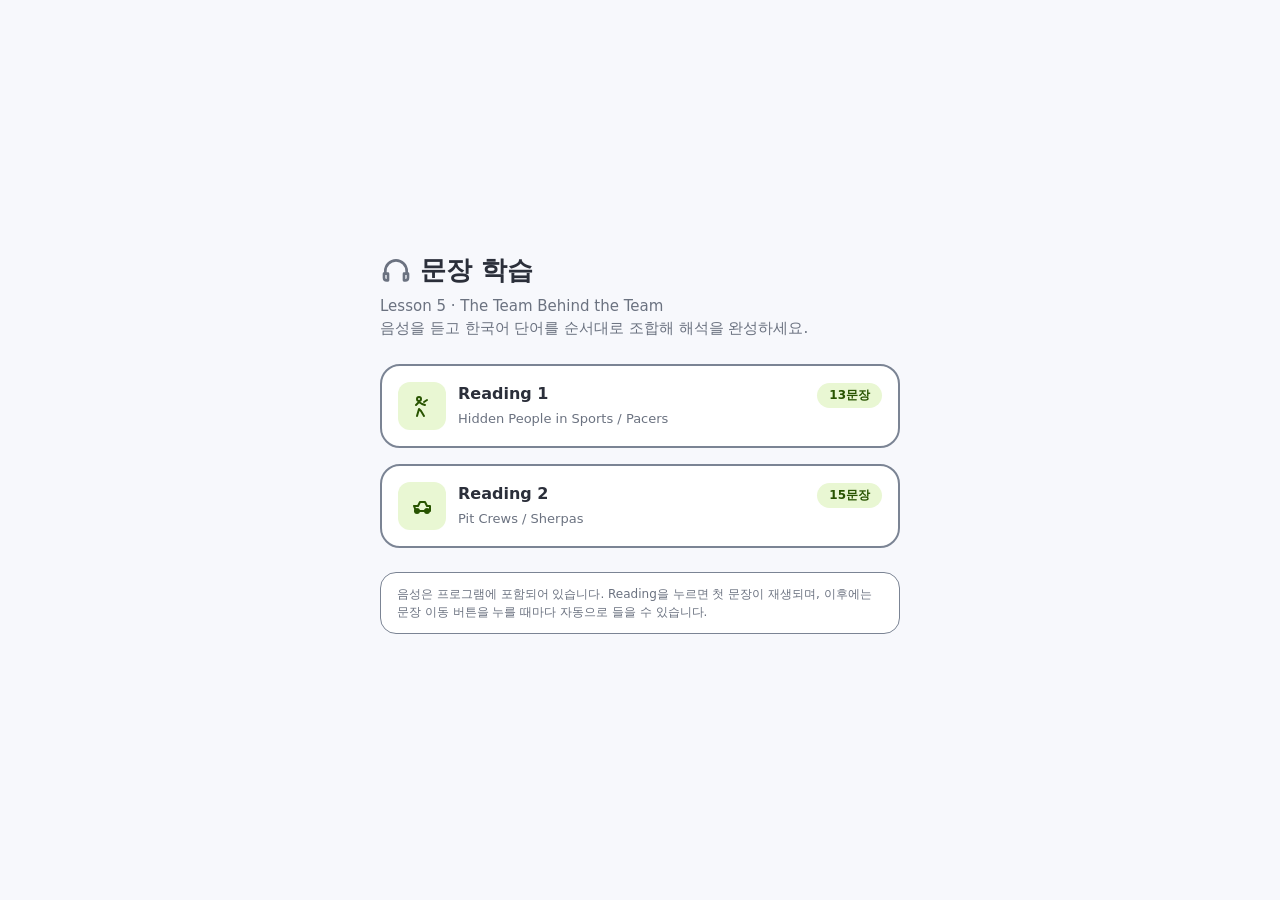
<file: index.html>
<!doctype html>
<html lang="ko">
<head>
  <meta charset="utf-8">
  <meta name="viewport" content="width=device-width, initial-scale=1, viewport-fit=cover">
  <meta name="description" content="Lesson 5 영어 문장을 듣고 한국어 조각을 순서대로 배열하는 모바일 학습 프로그램">
  <meta name="theme-color" content="#3f7d00">
  <meta name="apple-mobile-web-app-capable" content="yes">
  <meta name="mobile-web-app-capable" content="yes">
  <meta name="apple-mobile-web-app-status-bar-style" content="default">
  <meta name="apple-mobile-web-app-title" content="문장 학습">
  <title>Lesson 5 문장 학습</title>
  <link rel="icon" href="data:image/svg+xml,%3Csvg xmlns='http://www.w3.org/2000/svg' viewBox='0 0 64 64'%3E%3Crect width='64' height='64' rx='16' fill='%233f7d00'/%3E%3Cpath d='M18 36v-8a14 14 0 0 1 28 0v8M20 36h-4v10h4M44 36h4v10h-4' fill='none' stroke='white' stroke-width='5' stroke-linecap='round'/%3E%3C/svg%3E">
  <link rel="stylesheet" href="./styles.css">
  <script src="./app.js" defer></script>
</head>
<body>
  <main class="app-shell">
    <section id="home" class="home-screen" aria-labelledby="home-title">
      <h1 id="home-title" class="home-title" tabindex="-1">
        <svg class="icon" viewBox="0 0 24 24" aria-hidden="true">
          <path d="M4 14v-2a8 8 0 0 1 16 0v2"></path>
          <path d="M18 19h1a2 2 0 0 0 2-2v-3h-3z"></path>
          <path d="M6 19H5a2 2 0 0 1-2-2v-3h3z"></path>
        </svg>
        문장 학습
      </h1>
      <p class="home-description">
        Lesson 5 · The Team Behind the Team<br>
        음성을 듣고 한국어 단어를 순서대로 조합해 해석을 완성하세요.
      </p>

      <button class="passage-card" type="button" data-passage="0">
        <span class="passage-card__icon" aria-hidden="true">
          <svg class="icon" viewBox="0 0 24 24">
            <circle cx="9" cy="5" r="2"></circle>
            <path d="m7 22 2-7 2 2 3 5"></path>
            <path d="m6 11 3-3 3 2 3 1"></path>
            <path d="m14 8 3-2"></path>
          </svg>
        </span>
        <span class="passage-card__copy">
          <span class="passage-card__title">Reading 1</span>
          <span class="passage-card__description">Hidden People in Sports / Pacers</span>
        </span>
        <span class="passage-card__meta">
          <span class="sentence-count">13문장</span>
          <span class="best-score" id="best-0"></span>
        </span>
      </button>

      <button class="passage-card" type="button" data-passage="1">
        <span class="passage-card__icon" aria-hidden="true">
          <svg class="icon" viewBox="0 0 24 24">
            <path d="M5 17h14"></path>
            <path d="m6 17-2-5h4l2-4h5l2 4h3v5"></path>
            <circle cx="7" cy="17" r="2"></circle>
            <circle cx="17" cy="17" r="2"></circle>
          </svg>
        </span>
        <span class="passage-card__copy">
          <span class="passage-card__title">Reading 2</span>
          <span class="passage-card__description">Pit Crews / Sherpas</span>
        </span>
        <span class="passage-card__meta">
          <span class="sentence-count">15문장</span>
          <span class="best-score" id="best-1"></span>
        </span>
      </button>

      <p class="home-note">
        음성은 프로그램에 포함되어 있습니다. Reading을 누르면 첫 문장이 재생되며,
        이후에는 문장 이동 버튼을 누를 때마다 자동으로 들을 수 있습니다.
      </p>
    </section>

    <section id="lesson" class="lesson-screen is-hidden" aria-labelledby="prompt">
      <header class="topbar">
        <button class="icon-button" id="quit" type="button" aria-label="학습 종료">
          <svg class="icon" viewBox="0 0 24 24" aria-hidden="true"><path d="M18 6 6 18"></path><path d="m6 6 12 12"></path></svg>
        </button>
        <div
          class="progress"
          id="progress"
          role="progressbar"
          aria-label="학습 진행률"
          aria-valuemin="0"
          aria-valuemax="100"
          aria-valuenow="0"
        >
          <div class="progress__bar" id="progress-bar"></div>
        </div>
        <div class="score-chip" id="score-chip" aria-label="현재 점수">
          <svg class="icon" viewBox="0 0 24 24" aria-hidden="true"><path d="m12 2 3 6 7 .9-5 4.8 1.2 6.8L12 17.3 5.8 20.5 7 13.7 2 8.9 9 8z"></path></svg>
          <span id="score-value">0</span>
          <span class="combo" id="combo"></span>
        </div>
      </header>

      <div class="lesson-body" id="lesson-body">
        <div id="section-title" class="section-title is-hidden"></div>
        <div id="prompt" class="prompt" tabindex="-1">음성을 듣고 해석을 완성하세요</div>

        <div class="listen-row">
          <button class="audio-button" id="play" type="button" aria-label="영어 문장 다시 듣기">
            <svg class="icon" viewBox="0 0 24 24" aria-hidden="true">
              <path d="M11 5 6 9H3v6h3l5 4z"></path>
              <path d="M15 9a4 4 0 0 1 0 6"></path>
              <path d="M18 6a8 8 0 0 1 0 12"></path>
            </svg>
          </button>
          <button class="audio-button audio-button--slow" id="play-slow" type="button" aria-label="영어 문장 천천히 듣기">0.7×</button>
          <div class="english-sentence" id="english"></div>
        </div>

        <div class="answer" id="answer" aria-label="선택한 해석"></div>
        <div class="word-bank" id="word-bank" aria-label="선택할 단어"></div>

        <div class="feedback is-hidden" id="feedback" role="status" aria-live="polite">
          <div class="feedback__title" id="feedback-title"></div>
          <div class="feedback__answer" id="feedback-answer"></div>
          <div class="feedback__points" id="feedback-points"></div>
        </div>
        <p class="audio-status" id="audio-status" role="status" aria-live="polite"></p>
      </div>

      <footer class="footer-actions">
        <button class="action-button" id="action" type="button" disabled>정답 확인</button>
      </footer>
    </section>

    <section id="result" class="result-screen is-hidden" aria-labelledby="result-title">
      <div class="result-mark" aria-hidden="true">
        <svg class="icon" viewBox="0 0 24 24"><path d="M20 6 9 17l-5-5"></path></svg>
      </div>
      <div class="result-stars" id="result-stars" aria-label="획득 별"></div>
      <h2 class="result-title" id="result-title" tabindex="-1"></h2>
      <p class="result-grade" id="result-grade"></p>
      <div class="new-best is-hidden" id="new-best">최고 점수를 경신했습니다.</div>
      <div class="result-stats">
        <div class="result-stat result-stat--gold"><strong id="result-score">0</strong><span>점수</span></div>
        <div class="result-stat"><strong id="result-accuracy">0%</strong><span>정확도</span></div>
        <div class="result-stat"><strong id="result-correct">0</strong><span>한 번에 정답</span></div>
      </div>
      <div class="result-actions">
        <button class="action-button" id="again" type="button">다시 풀기</button>
        <button class="action-button action-button--secondary" id="home-button" type="button">지문 선택으로</button>
      </div>
    </section>
  </main>

  <audio id="sentence-audio" preload="auto" playsinline></audio>
</body>
</html>
</file>
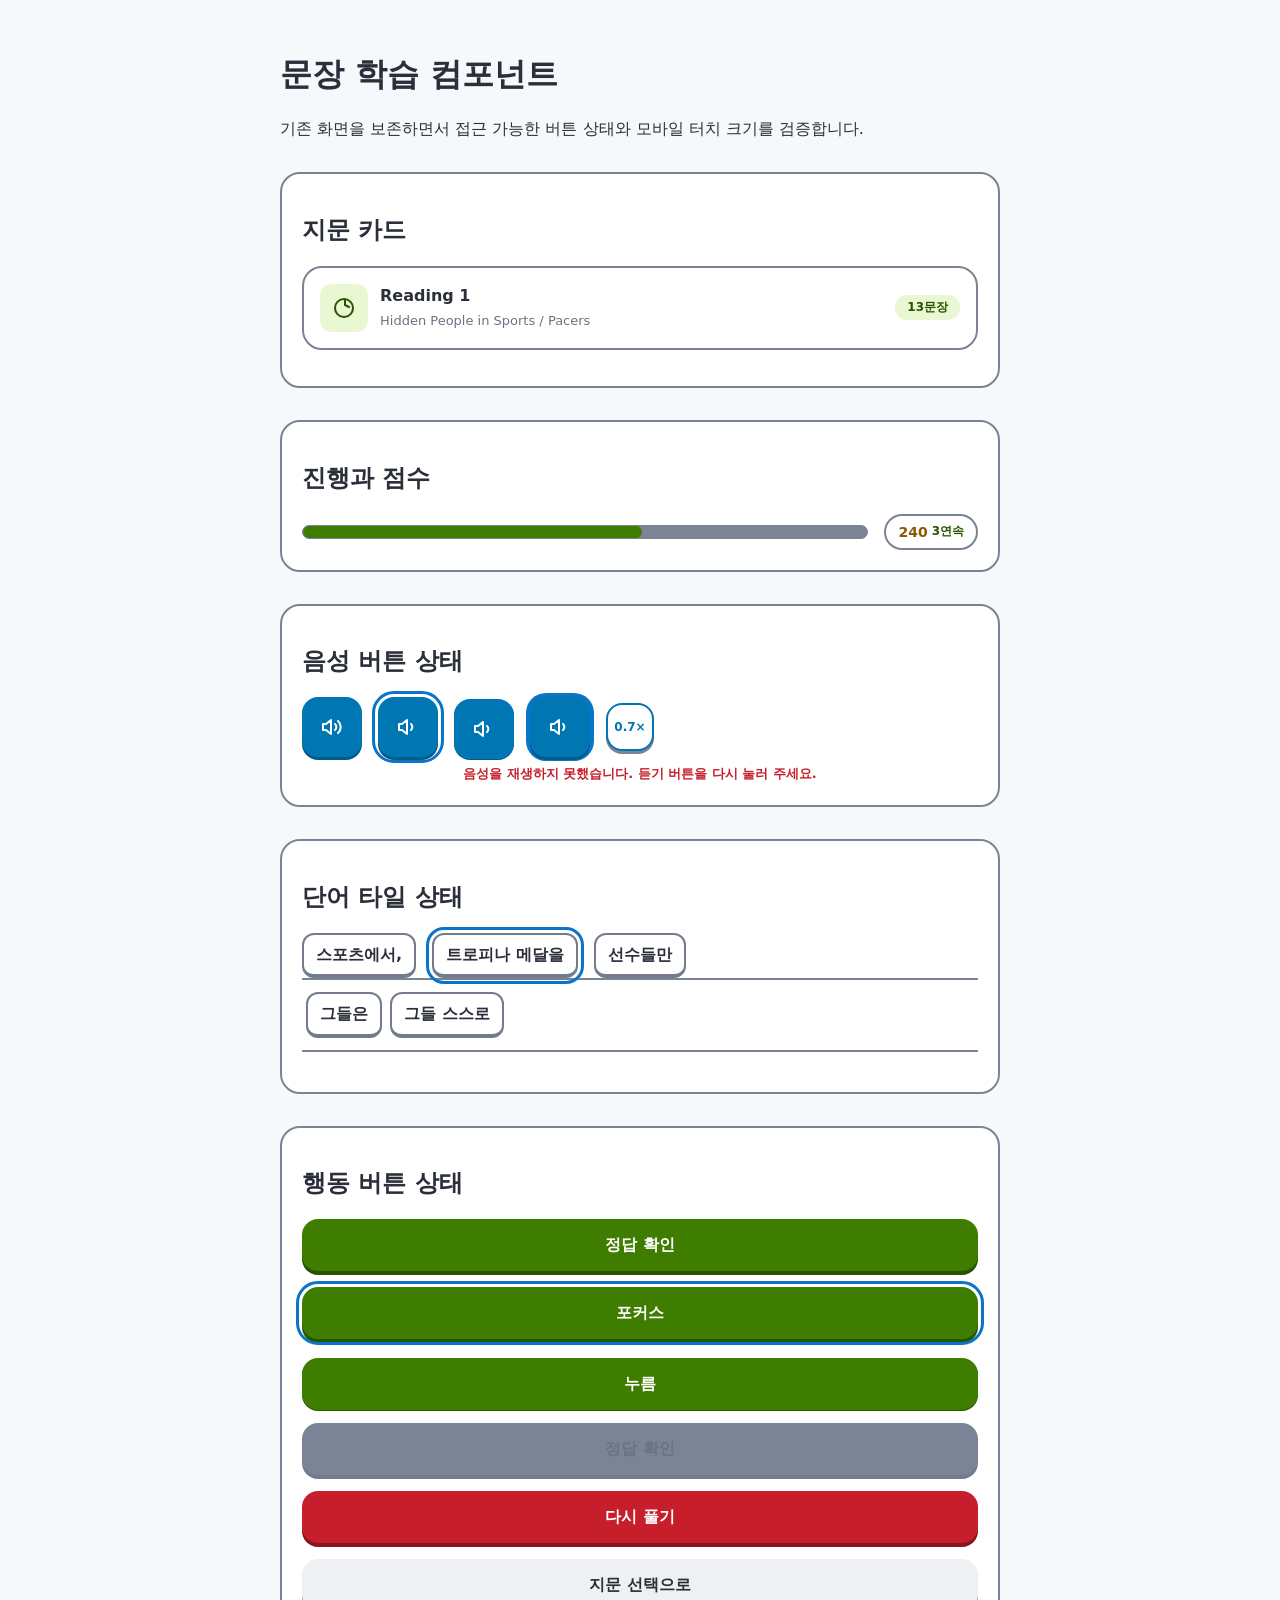
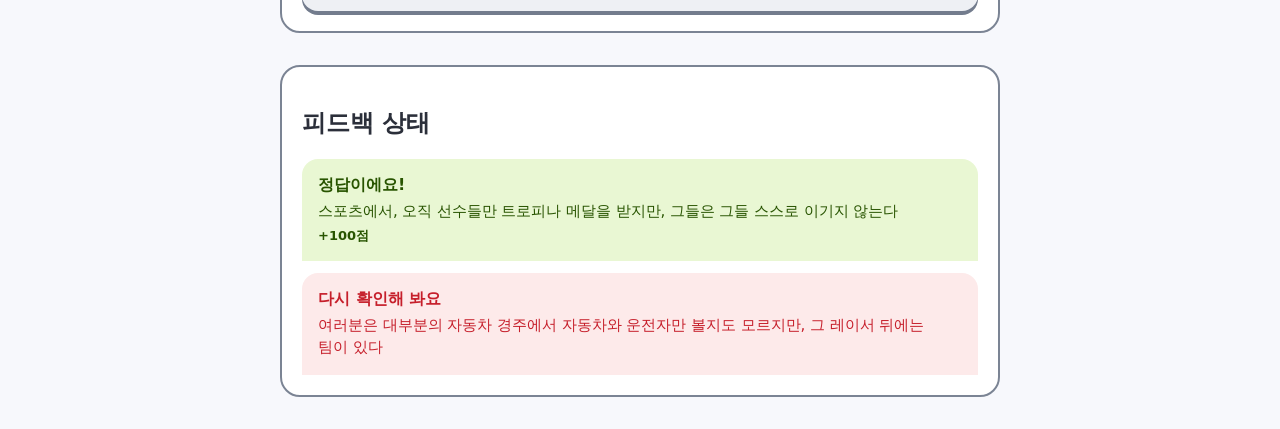
<file: showcase.html>
<!doctype html>
<html lang="ko">
<head>
  <meta charset="utf-8">
  <meta name="viewport" content="width=device-width, initial-scale=1">
  <title>문장 학습 컴포넌트 쇼케이스</title>
  <link rel="stylesheet" href="./styles.css">
</head>
<body>
  <main class="showcase">
    <h1>문장 학습 컴포넌트</h1>
    <p>기존 화면을 보존하면서 접근 가능한 버튼 상태와 모바일 터치 크기를 검증합니다.</p>

    <section class="showcase-section">
      <h2>지문 카드</h2>
      <button class="passage-card" type="button">
        <span class="passage-card__icon" aria-hidden="true">
          <svg class="icon" viewBox="0 0 24 24"><path d="M13 4v5l4 2"></path><circle cx="12" cy="12" r="9"></circle></svg>
        </span>
        <span class="passage-card__copy">
          <span class="passage-card__title">Reading 1</span>
          <span class="passage-card__description">Hidden People in Sports / Pacers</span>
        </span>
        <span class="passage-card__meta"><span class="sentence-count">13문장</span></span>
      </button>
    </section>

    <section class="showcase-section">
      <h2>진행과 점수</h2>
      <div class="showcase-row">
        <div class="progress showcase-progress" role="progressbar" aria-label="학습 진행률" aria-valuemin="0" aria-valuemax="100" aria-valuenow="60">
          <div class="progress__bar"></div>
        </div>
        <div class="score-chip is-popping" aria-label="현재 점수 240점">
          <span>240</span><span class="combo">3연속</span>
        </div>
      </div>
    </section>

    <section class="showcase-section">
      <h2>음성 버튼 상태</h2>
      <div class="showcase-row">
        <button class="audio-button" type="button" aria-label="문장 듣기">
          <svg class="icon" viewBox="0 0 24 24"><path d="M11 5 6 9H3v6h3l5 4z"></path><path d="M15 9a4 4 0 0 1 0 6"></path><path d="M18 6a8 8 0 0 1 0 12"></path></svg>
        </button>
        <button class="audio-button showcase-focus" type="button" aria-label="포커스된 문장 듣기">
          <svg class="icon" viewBox="0 0 24 24"><path d="M11 5 6 9H3v6h3l5 4z"></path><path d="M15 9a4 4 0 0 1 0 6"></path></svg>
        </button>
        <button class="audio-button showcase-pressed" type="button" aria-label="눌린 문장 듣기">
          <svg class="icon" viewBox="0 0 24 24"><path d="M11 5 6 9H3v6h3l5 4z"></path><path d="M15 9a4 4 0 0 1 0 6"></path></svg>
        </button>
        <button class="audio-button is-loading" type="button" aria-label="불러오는 중인 문장 듣기">
          <svg class="icon" viewBox="0 0 24 24"><path d="M11 5 6 9H3v6h3l5 4z"></path><path d="M15 9a4 4 0 0 1 0 6"></path></svg>
        </button>
        <button class="audio-button audio-button--slow" type="button" aria-label="천천히 듣기">0.7×</button>
      </div>
      <p class="audio-status" role="status">음성을 재생하지 못했습니다. 듣기 버튼을 다시&nbsp;눌러&nbsp;주세요.</p>
    </section>

    <section class="showcase-section">
      <h2>단어 타일 상태</h2>
      <div class="showcase-row">
        <button class="word-tile" type="button">스포츠에서,</button>
        <button class="word-tile showcase-focus" type="button">트로피나 메달을</button>
        <button class="word-tile" type="button" disabled>선수들만</button>
      </div>
      <div class="answer" aria-label="선택한 해석">
        <button class="word-tile" type="button">그들은</button>
        <button class="word-tile" type="button">그들 스스로</button>
      </div>
    </section>

    <section class="showcase-section">
      <h2>행동 버튼 상태</h2>
      <div class="showcase-row">
        <button class="action-button" type="button">정답 확인</button>
        <button class="action-button showcase-focus" type="button">포커스</button>
        <button class="action-button showcase-pressed" type="button">누름</button>
        <button class="action-button" type="button" disabled>정답 확인</button>
        <button class="action-button action-button--retry" type="button">다시 풀기</button>
        <button class="action-button action-button--secondary" type="button">지문 선택으로</button>
      </div>
    </section>

    <section class="showcase-section">
      <h2>피드백 상태</h2>
      <div class="showcase-stack">
        <div class="feedback feedback--success" role="status">
          <div class="feedback__title">정답이에요!</div>
          <div class="feedback__answer"><span class="feedback-chunk">스포츠에서,</span><span class="feedback-chunk">오직</span><span class="feedback-chunk">선수들만</span><span class="feedback-chunk">트로피나 메달을</span><span class="feedback-chunk">받지만,</span><span class="feedback-chunk">그들은</span><span class="feedback-chunk">그들 스스로</span><span class="feedback-chunk">이기지 않는다</span></div>
          <div class="feedback__points">+100점</div>
        </div>
        <div class="feedback feedback--error" role="status">
          <div class="feedback__title">다시 확인해 봐요</div>
          <div class="feedback__answer"><span class="feedback-chunk">여러분은</span><span class="feedback-chunk">대부분의 자동차 경주에서</span><span class="feedback-chunk">자동차와 운전자만</span><span class="feedback-chunk">볼지도 모르지만,</span><span class="feedback-chunk">그 레이서 뒤에는</span><span class="feedback-chunk">팀이 있다</span></div>
        </div>
      </div>
    </section>
  </main>
</body>
</html>
</file>
<file: styles.css>
* {
  box-sizing: border-box;
  -webkit-tap-highlight-color: transparent;
}

:root {
  --surface-base: #f7f8fc;
  --surface-card: #ffffff;
  --surface-muted: #eef0f4;
  --text-primary: #2b2f3a;
  --text-secondary: #6b7280;
  --border-default: #7b8494;
  --border-tile: #737c8d;
  --accent-primary: #3f7d00;
  --accent-pressed: #285400;
  --accent-soft: #e9f7d3;
  --audio-primary: #0077b3;
  --audio-pressed: #005b8a;
  --status-error: #c61f2b;
  --status-error-pressed: #861520;
  --status-error-soft: #fdeaea;
  --status-gold: #8a5a00;
  --focus-ring: #0b74c9;
  --font-fine: 0.75rem;
  --font-caption: 0.8125rem;
  --font-label: 0.875rem;
  --font-body-sm: 0.9375rem;
  --font-body: 1rem;
  --font-body-lg: 1.125rem;
  --font-stat: 1.375rem;
  --font-h2: 1.4375rem;
  --font-h1: 1.625rem;
  --weight-semibold: 600;
  --weight-bold: 700;
  --weight-extrabold: 800;
  --leading-tight: 1.25;
  --leading-title: 1.3;
  --leading-copy: 1.45;
  --leading-body: 1.5;
  --motion-micro: 100ms;
  --motion-standard: 300ms;
  --motion-emphasis: 350ms;
  --motion-loading: 800ms;
  --loading-scale: 0.96;
  --space-1: 4px;
  --space-2: 8px;
  --space-3: 12px;
  --space-4: 16px;
  --space-5: 20px;
  --space-6: 24px;
  --space-7: 28px;
  --space-8: 32px;
  --radius-sm: 12px;
  --radius-md: 16px;
  --radius-lg: 20px;
  --radius-pill: 999px;
}

html,
body {
  margin: 0;
  min-height: 100%;
  background: var(--surface-base);
  color: var(--text-primary);
  font-family: "Apple SD Gothic Neo", "Malgun Gothic", system-ui, -apple-system, sans-serif;
  -webkit-text-size-adjust: 100%;
}

body {
  overscroll-behavior: none;
}

button {
  font: inherit;
}

button:focus-visible {
  outline: 3px solid var(--focus-ring);
  outline-offset: 3px;
}

.icon {
  width: 1.5rem;
  height: 1.5rem;
  display: block;
  fill: none;
  stroke: currentColor;
  stroke-linecap: round;
  stroke-linejoin: round;
  stroke-width: 2;
}

.app-shell {
  width: min(100%, 560px);
  height: 100vh;
  height: 100dvh;
  margin-inline: auto;
  padding-block: env(safe-area-inset-top) env(safe-area-inset-bottom);
  display: flex;
  flex-direction: column;
}

.home-screen {
  flex: 1;
  display: flex;
  flex-direction: column;
  justify-content: center;
  padding: var(--space-7) var(--space-5);
}

.home-title {
  display: flex;
  align-items: center;
  gap: var(--space-2);
  margin: 0 0 var(--space-2);
  font-size: var(--font-h1);
  font-weight: var(--weight-extrabold);
  line-height: var(--leading-tight);
}

.home-title .icon {
  width: 2rem;
  height: 2rem;
  color: var(--text-secondary);
}

.home-description {
  margin: 0 0 var(--space-6);
  color: var(--text-secondary);
  font-size: var(--font-body-sm);
  line-height: var(--leading-body);
  word-break: keep-all;
}

.passage-card {
  width: 100%;
  min-height: 84px;
  margin: 0 0 var(--space-4);
  padding: var(--space-4);
  display: flex;
  align-items: center;
  gap: var(--space-3);
  border: 2px solid var(--border-default);
  border-radius: var(--radius-lg);
  background: var(--surface-card);
  color: var(--text-primary);
  text-align: left;
  cursor: pointer;
  transition: transform var(--motion-micro) ease-out, border-color var(--motion-micro) ease-out;
}

.passage-card:hover {
  border-color: var(--accent-primary);
}

.passage-card:active {
  transform: scale(0.99);
}

.passage-card__icon {
  width: 3rem;
  height: 3rem;
  flex: 0 0 auto;
  display: grid;
  place-items: center;
  border-radius: var(--radius-sm);
  background: var(--accent-soft);
  color: var(--accent-pressed);
}

.passage-card__copy {
  min-width: 0;
  flex: 1;
}

.passage-card__title {
  display: block;
  font-size: var(--font-body);
  font-weight: var(--weight-extrabold);
  line-height: var(--leading-body);
}

.passage-card__description {
  display: block;
  margin-top: var(--space-1);
  color: var(--text-secondary);
  font-size: var(--font-caption);
  line-height: var(--leading-copy);
}

.passage-card__meta {
  flex: 0 0 auto;
  display: grid;
  justify-items: end;
  gap: var(--space-1);
}

.sentence-count {
  padding: var(--space-1) var(--space-3);
  border-radius: var(--radius-pill);
  background: var(--accent-soft);
  color: var(--accent-pressed);
  font-size: var(--font-fine);
  font-weight: var(--weight-extrabold);
  white-space: nowrap;
}

.best-score {
  min-height: 1rem;
  color: var(--status-gold);
  font-size: var(--font-fine);
  font-weight: var(--weight-extrabold);
  white-space: nowrap;
}

.home-note {
  margin-top: var(--space-2);
  padding: var(--space-3) var(--space-4);
  border: 1px solid var(--border-default);
  border-radius: var(--radius-md);
  background: var(--surface-card);
  color: var(--text-secondary);
  font-size: var(--font-fine);
  line-height: var(--leading-body);
  word-break: keep-all;
}

.lesson-screen {
  flex: 1;
  min-height: 0;
  display: flex;
  flex-direction: column;
}

.topbar {
  display: flex;
  align-items: center;
  gap: var(--space-3);
  padding: var(--space-3) var(--space-4);
}

.icon-button {
  width: 44px;
  height: 44px;
  display: grid;
  place-items: center;
  border: 0;
  border-radius: var(--radius-sm);
  background: transparent;
  color: var(--text-secondary);
  cursor: pointer;
}

.icon-button:hover {
  background: var(--surface-muted);
}

.progress {
  flex: 1;
  height: 14px;
  overflow: hidden;
  border: 1px solid var(--border-default);
  border-radius: var(--radius-pill);
  background: var(--border-default);
}

.progress__bar {
  width: 0;
  height: 100%;
  border-radius: inherit;
  background: var(--accent-primary);
  transition: width var(--motion-standard) ease-in-out;
}

.score-chip {
  min-height: 36px;
  padding: var(--space-1) var(--space-3);
  display: flex;
  align-items: center;
  gap: var(--space-1);
  border: 2px solid var(--border-default);
  border-radius: var(--radius-pill);
  background: var(--surface-card);
  color: var(--status-gold);
  font-size: var(--font-label);
  font-weight: var(--weight-extrabold);
}

.score-chip .icon {
  width: 1rem;
  height: 1rem;
  fill: currentColor;
  stroke: currentColor;
}

.score-chip.is-popping {
  animation: score-pop var(--motion-emphasis) ease-out;
}

@keyframes score-pop {
  0% { transform: scale(1); }
  40% { transform: scale(1.28); }
  100% { transform: scale(1); }
}

.combo {
  color: var(--accent-pressed);
  font-size: var(--font-fine);
}

.lesson-body {
  flex: 1;
  min-height: 0;
  overflow-y: auto;
  padding: var(--space-1) var(--space-4) 0;
  display: flex;
  flex-direction: column;
  overscroll-behavior: contain;
}

.section-title {
  margin: var(--space-1) 0 var(--space-3);
  padding: var(--space-2) var(--space-3);
  border-radius: var(--radius-sm);
  background: var(--accent-soft);
  color: var(--accent-pressed);
  font-size: var(--font-caption);
  font-weight: var(--weight-extrabold);
  line-height: var(--leading-copy);
  text-align: center;
  word-break: keep-all;
}

.prompt {
  margin-bottom: var(--space-3);
  color: var(--text-secondary);
  font-size: var(--font-caption);
  font-weight: var(--weight-bold);
  line-height: var(--leading-copy);
  word-break: keep-all;
}

.listen-row {
  display: grid;
  grid-template-columns: 60px 48px minmax(0, 1fr);
  align-items: center;
  gap: var(--space-3);
  margin-bottom: var(--space-4);
}

.audio-button {
  width: 60px;
  height: 60px;
  display: grid;
  place-items: center;
  border: 0;
  border-radius: var(--radius-md);
  background: var(--audio-primary);
  color: var(--surface-card);
  box-shadow: 0 3px 0 var(--audio-pressed);
  cursor: pointer;
}

.audio-button--slow {
  width: 48px;
  height: 48px;
  border: 2px solid var(--audio-primary);
  background: var(--surface-card);
  color: var(--audio-primary);
  box-shadow: 0 3px 0 var(--border-default);
  font-size: var(--font-fine);
  font-weight: var(--weight-extrabold);
}

.audio-button:active {
  transform: translateY(2px);
  box-shadow: 0 1px 0 var(--audio-pressed);
}

.audio-button.is-loading {
  box-shadow: 0 3px 0 var(--audio-pressed), 0 0 0 4px var(--focus-ring);
  animation: audio-pulse var(--motion-loading) ease-in-out infinite alternate;
}

@keyframes audio-pulse {
  to { transform: scale(var(--loading-scale)); }
}

.english-sentence {
  min-width: 0;
  font-size: var(--font-body-lg);
  font-weight: var(--weight-semibold);
  line-height: var(--leading-copy);
  overflow-wrap: anywhere;
}

.answer,
.word-bank {
  flex-shrink: 0;
  display: flex;
  flex-wrap: wrap;
  gap: var(--space-2);
}

.answer {
  min-height: 60px;
  margin-bottom: var(--space-5);
  padding: var(--space-3) var(--space-1);
  align-content: flex-start;
  border-block: 2px solid var(--border-default);
}

.word-bank {
  justify-content: center;
  margin-bottom: var(--space-3);
}

.word-tile {
  min-height: 44px;
  padding: var(--space-2) var(--space-3);
  border: 2px solid var(--border-tile);
  border-bottom-width: 4px;
  border-radius: var(--radius-sm);
  background: var(--surface-card);
  color: var(--text-primary);
  font-size: var(--font-body);
  font-weight: var(--weight-semibold);
  line-height: var(--leading-copy);
  word-break: keep-all;
  cursor: pointer;
  transition: transform var(--motion-micro) ease-out;
}

.word-tile:active {
  transform: translateY(1px);
}

.word-tile:disabled {
  cursor: default;
}

.word-tile--placeholder:disabled {
  border-color: var(--surface-muted);
  background: var(--surface-muted);
  color: transparent;
}

.feedback {
  margin-top: auto;
  padding: var(--space-4);
  border-radius: var(--radius-md) var(--radius-md) 0 0;
}

.feedback--success {
  background: var(--accent-soft);
  color: var(--accent-pressed);
}

.feedback--error {
  background: var(--status-error-soft);
  color: var(--status-error);
}

.feedback__title {
  margin-bottom: var(--space-1);
  font-size: var(--font-body);
  font-weight: var(--weight-extrabold);
}

.feedback__answer {
  font-size: var(--font-body-sm);
  line-height: var(--leading-body);
  word-break: keep-all;
}

.feedback-chunk {
  display: inline-block;
  white-space: nowrap;
}

.feedback-chunk:not(:last-child) {
  margin-inline-end: 0.3em;
}

.feedback__points {
  margin-top: var(--space-1);
  font-size: var(--font-caption);
  font-weight: var(--weight-extrabold);
}

.audio-status {
  min-height: 1.25rem;
  margin: var(--space-2) 0 0;
  color: var(--status-error);
  font-size: var(--font-caption);
  font-weight: var(--weight-bold);
  text-align: center;
  word-break: keep-all;
}

.footer-actions {
  padding: var(--space-3) var(--space-4) calc(var(--space-5) + env(safe-area-inset-bottom));
}

.action-button {
  width: 100%;
  min-height: 52px;
  padding: var(--space-3) var(--space-4);
  border: 0;
  border-radius: var(--radius-md);
  background: var(--accent-primary);
  color: var(--surface-card);
  box-shadow: 0 4px 0 var(--accent-pressed);
  font-size: var(--font-body);
  font-weight: var(--weight-extrabold);
  cursor: pointer;
}

.action-button:active {
  transform: translateY(3px);
  box-shadow: 0 1px 0 var(--accent-pressed);
}

.action-button:disabled {
  background: var(--border-default);
  color: var(--text-secondary);
  box-shadow: 0 4px 0 var(--border-tile);
  cursor: default;
}

.action-button--retry {
  background: var(--status-error);
  box-shadow: 0 4px 0 var(--status-error-pressed);
}

.action-button--retry:active {
  box-shadow: 0 1px 0 var(--status-error-pressed);
}

.action-button--secondary {
  background: var(--surface-muted);
  color: var(--text-primary);
  box-shadow: 0 4px 0 var(--border-tile);
}

.action-button--secondary:active {
  box-shadow: 0 1px 0 var(--border-tile);
}

.result-screen {
  flex: 1;
  padding: var(--space-7);
  display: flex;
  flex-direction: column;
  align-items: center;
  justify-content: center;
  text-align: center;
}

.result-mark {
  width: 64px;
  height: 64px;
  margin-bottom: var(--space-2);
  display: grid;
  place-items: center;
  border-radius: 50%;
  background: var(--accent-soft);
  color: var(--accent-primary);
}

.result-mark .icon {
  width: 2rem;
  height: 2rem;
}

.result-stars {
  min-height: 40px;
  margin-bottom: var(--space-3);
  display: flex;
  gap: var(--space-1);
}

.result-stars .icon {
  width: 2rem;
  height: 2rem;
  color: var(--border-tile);
  fill: currentColor;
  stroke: currentColor;
}

.result-stars .is-earned {
  color: var(--status-gold);
}

.result-title {
  margin: 0 0 var(--space-2);
  font-size: var(--font-h2);
  font-weight: var(--weight-extrabold);
  line-height: var(--leading-title);
}

.result-grade {
  margin: 0 0 var(--space-6);
  color: var(--text-secondary);
  font-size: var(--font-body-sm);
  line-height: var(--leading-body);
}

.result-stats {
  margin-bottom: var(--space-6);
  display: flex;
  flex-wrap: wrap;
  justify-content: center;
  gap: var(--space-3);
}

.result-stat {
  min-width: 92px;
  padding: var(--space-3) var(--space-4);
  border: 2px solid var(--border-default);
  border-radius: var(--radius-md);
  background: var(--surface-card);
}

.result-stat strong {
  display: block;
  color: var(--accent-primary);
  font-size: var(--font-stat);
  font-weight: var(--weight-extrabold);
  line-height: var(--leading-tight);
}

.result-stat--gold strong {
  color: var(--status-gold);
}

.result-stat span {
  color: var(--text-secondary);
  font-size: var(--font-fine);
}

.new-best {
  margin-bottom: var(--space-4);
  color: var(--status-gold);
  font-size: var(--font-label);
  font-weight: var(--weight-extrabold);
}

.result-actions {
  width: min(100%, 260px);
  display: grid;
  gap: var(--space-4);
}

.is-hidden {
  display: none !important;
}

.showcase {
  width: min(100%, 760px);
  margin-inline: auto;
  padding: var(--space-8) var(--space-5);
}

.showcase h1,
.showcase h2 {
  word-break: keep-all;
}

.showcase > p {
  word-break: keep-all;
}

.showcase-section {
  margin-top: var(--space-8);
  padding: var(--space-5);
  border: 2px solid var(--border-default);
  border-radius: var(--radius-lg);
  background: var(--surface-card);
}

.showcase-row {
  display: flex;
  flex-wrap: wrap;
  align-items: center;
  gap: var(--space-4);
}

.showcase-stack {
  display: grid;
  gap: var(--space-3);
}

.showcase-progress {
  width: min(100%, 360px);
}

.showcase-progress .progress__bar {
  width: 60%;
}

.showcase-focus {
  outline: 3px solid var(--focus-ring);
  outline-offset: 3px;
}

.audio-button.showcase-pressed {
  transform: translateY(2px);
  box-shadow: 0 1px 0 var(--audio-pressed);
}

.action-button.showcase-pressed {
  transform: translateY(3px);
  box-shadow: 0 1px 0 var(--accent-pressed);
}

@media (max-width: 420px) {
  .listen-row {
    grid-template-columns: 56px 44px minmax(0, 1fr);
    gap: var(--space-2);
  }

  .audio-button {
    width: 56px;
    height: 56px;
  }

  .audio-button--slow {
    width: 44px;
    height: 44px;
  }

  .english-sentence {
    font-size: var(--font-body);
  }

  .passage-card {
    padding: var(--space-3);
  }
}

@media (prefers-reduced-motion: reduce) {
  *,
  *::before,
  *::after {
    scroll-behavior: auto !important;
    animation: none !important;
    transition: none !important;
  }
}
</file>
